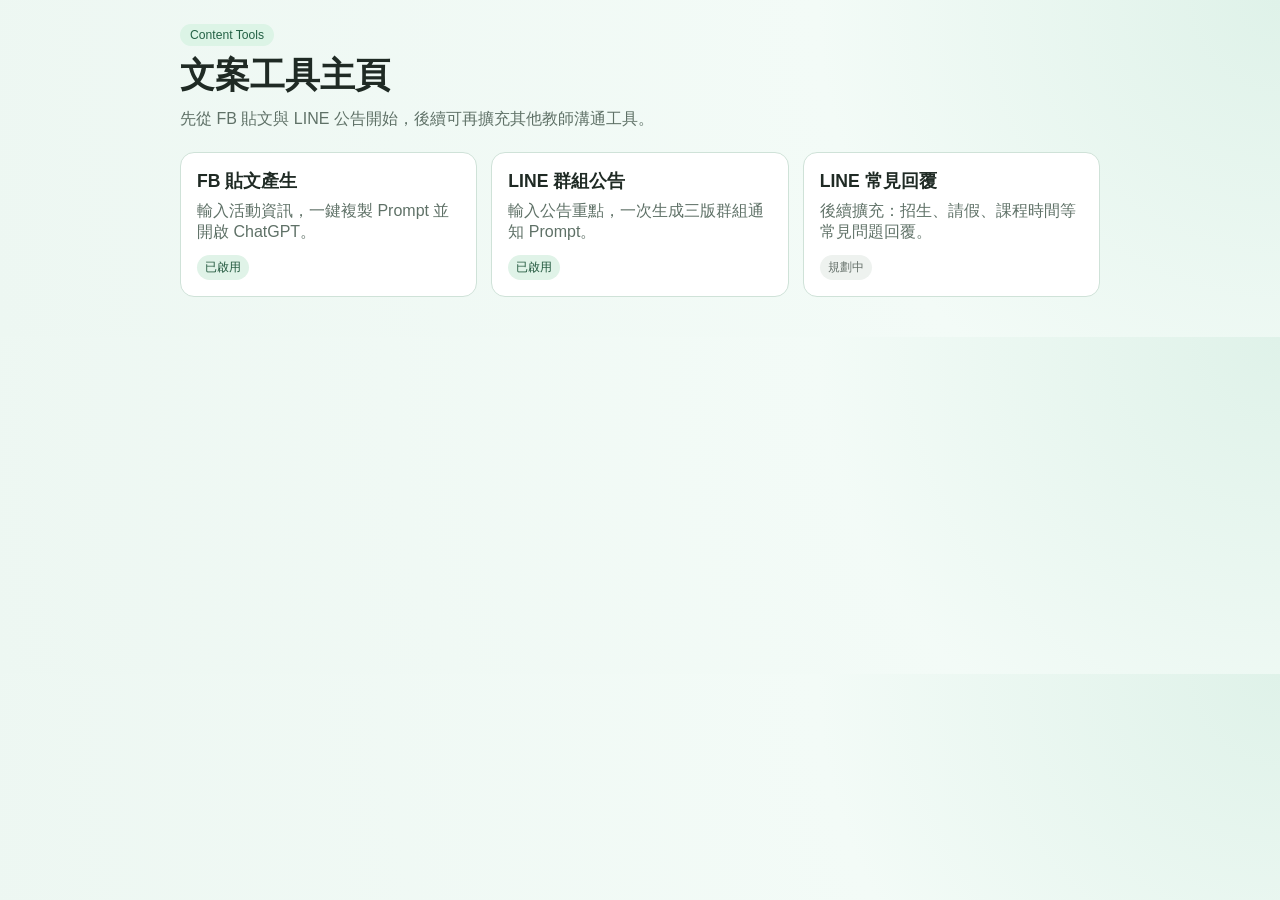
<file: index.html>
<!doctype html>
<html lang="zh-Hant">
<head>
  <meta charset="utf-8">
  <meta name="viewport" content="width=device-width, initial-scale=1">
  <title>文案工具主頁</title>
  <link rel="stylesheet" href="assets/styles.css">
</head>
<body>
  <main class="container">
    <header class="hero">
      <p class="eyebrow">Content Tools</p>
      <h1>文案工具主頁</h1>
      <p class="subtitle">先從 FB 貼文與 LINE 公告開始，後續可再擴充其他教師溝通工具。</p>
    </header>

    <section class="grid">
      <a class="card card-link" href="fb-post.html">
        <h2>FB 貼文產生</h2>
        <p>輸入活動資訊，一鍵複製 Prompt 並開啟 ChatGPT。</p>
        <span class="tag">已啟用</span>
      </a>

      <a class="card card-link" href="line-group-notice.html">
        <h2>LINE 群組公告</h2>
        <p>輸入公告重點，一次生成三版群組通知 Prompt。</p>
        <span class="tag">已啟用</span>
      </a>

      <article class="card">
        <h2>LINE 常見回覆</h2>
        <p>後續擴充：招生、請假、課程時間等常見問題回覆。</p>
        <span class="tag muted">規劃中</span>
      </article>
    </section>
  </main>
</body>
</html>
</file>
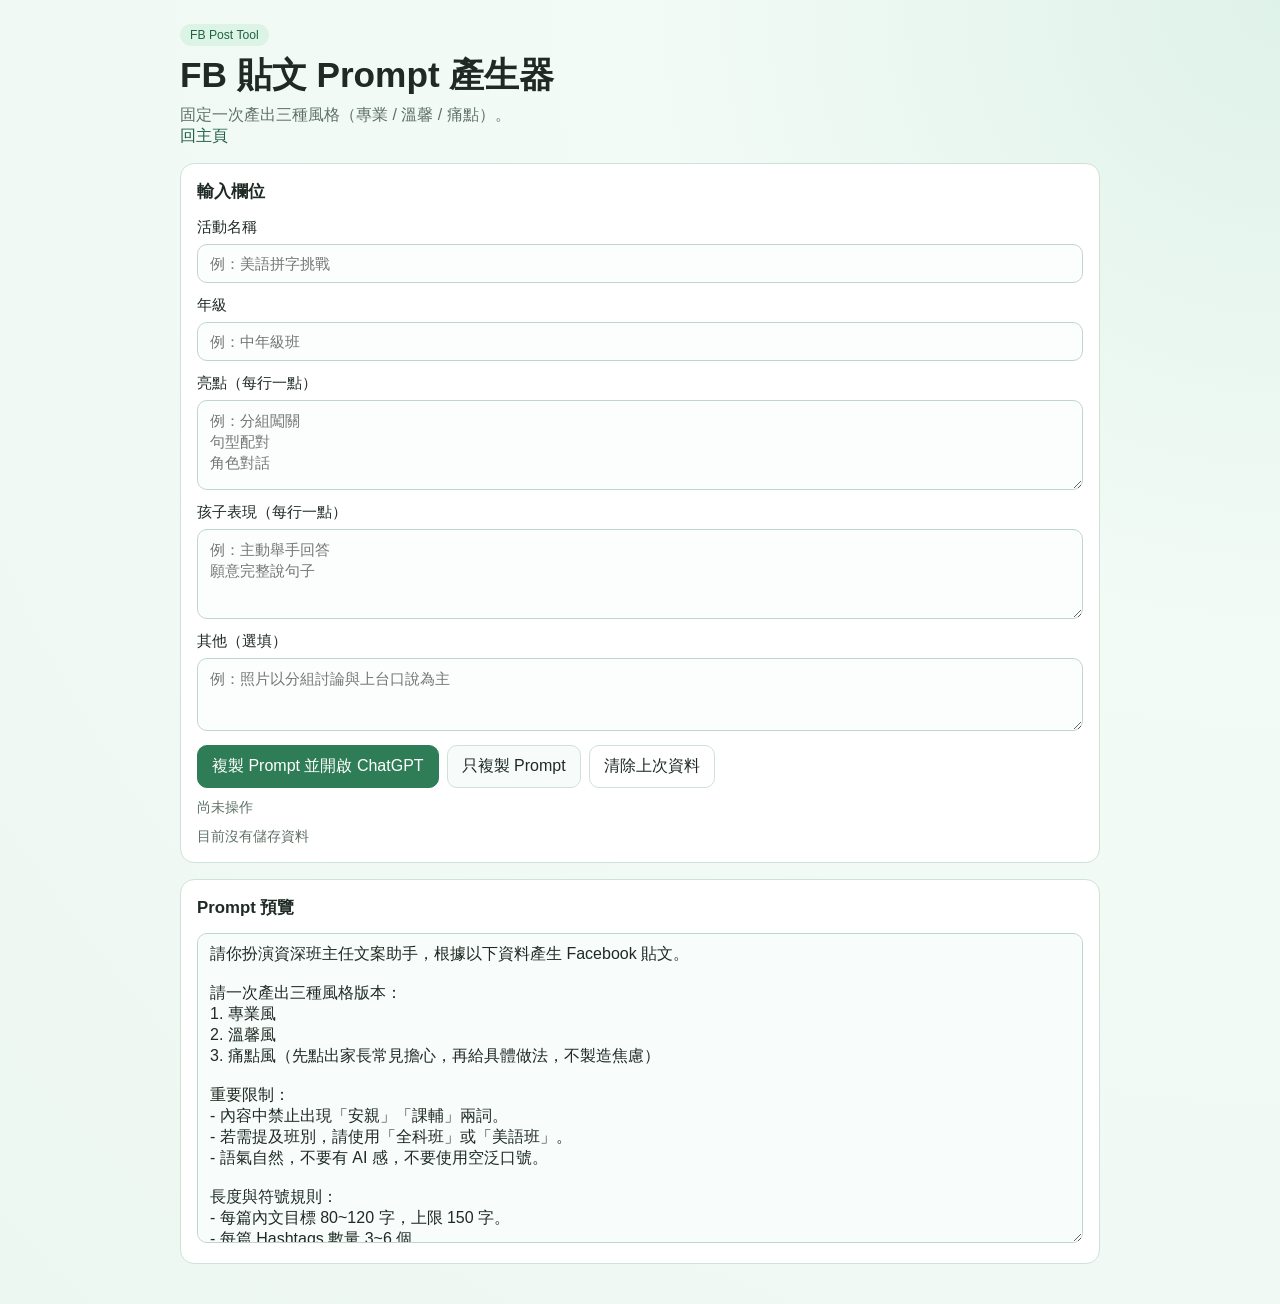
<file: fb-post.html>
<!doctype html>
<html lang="zh-Hant">
<head>
  <meta charset="utf-8">
  <meta name="viewport" content="width=device-width, initial-scale=1">
  <title>FB 貼文 Prompt 產生器</title>
  <link rel="stylesheet" href="assets/styles.css">
</head>
<body>
  <main class="container">
    <header class="hero compact">
      <p class="eyebrow">FB Post Tool</p>
      <h1>FB 貼文 Prompt 產生器</h1>
      <p class="subtitle">固定一次產出三種風格（專業 / 溫馨 / 痛點）。</p>
      <p class="subtitle linkline"><a href="index.html">回主頁</a></p>
    </header>

    <section class="panel">
      <h2>輸入欄位</h2>
      <form id="fb-post-form" class="form-grid">
        <label>
          活動名稱
          <input id="activityName" name="activityName" type="text" placeholder="例：美語拼字挑戰" required>
        </label>

        <label>
          年級
          <input id="grade" name="grade" type="text" placeholder="例：中年級班" required>
        </label>

        <label>
          亮點（每行一點）
          <textarea id="highlights" name="highlights" rows="4" placeholder="例：分組闖關&#10;句型配對&#10;角色對話" required></textarea>
        </label>

        <label>
          孩子表現（每行一點）
          <textarea id="childPerformance" name="childPerformance" rows="4" placeholder="例：主動舉手回答&#10;願意完整說句子" required></textarea>
        </label>

        <label>
          其他（選填）
          <textarea id="otherNotes" name="otherNotes" rows="3" placeholder="例：照片以分組討論與上台口說為主"></textarea>
        </label>
      </form>

      <div class="button-row">
        <button id="runFlowBtn" type="button" class="btn primary">複製 Prompt 並開啟 ChatGPT</button>
        <button id="copyBtn" type="button" class="btn">只複製 Prompt</button>
        <button id="clearSavedBtn" type="button" class="btn ghost">清除上次資料</button>
      </div>

      <p id="status" class="status">尚未操作</p>
      <p id="savedInfo" class="saved-info"></p>
    </section>

    <section class="panel">
      <h2>Prompt 預覽</h2>
      <textarea id="promptPreview" class="preview" rows="16" readonly></textarea>
    </section>
  </main>

  <script src="assets/fb-post.js"></script>
</body>
</html>
</file>
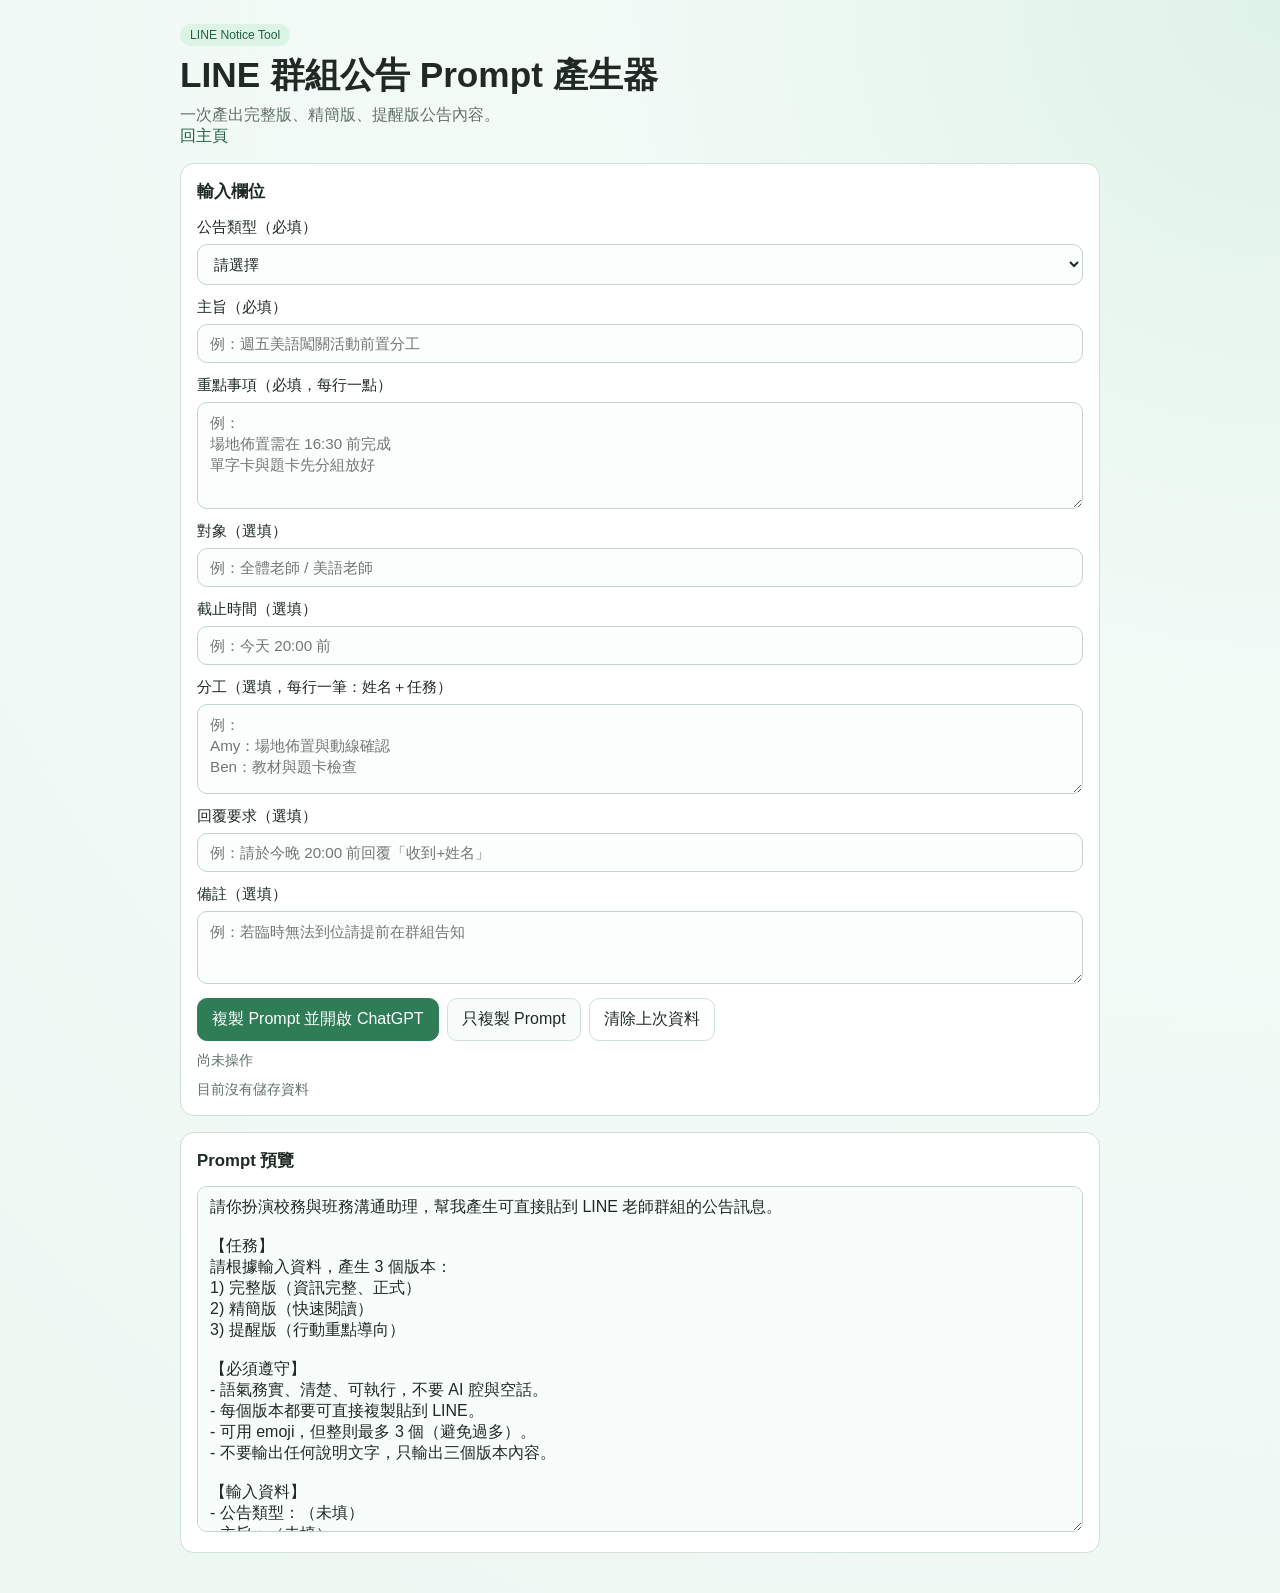
<file: line-group-notice.html>
<!doctype html>
<html lang="zh-Hant">
<head>
  <meta charset="utf-8">
  <meta name="viewport" content="width=device-width, initial-scale=1">
  <title>LINE 群組公告 Prompt 產生器</title>
  <link rel="stylesheet" href="assets/styles.css">
</head>
<body>
  <main class="container">
    <header class="hero compact">
      <p class="eyebrow">LINE Notice Tool</p>
      <h1>LINE 群組公告 Prompt 產生器</h1>
      <p class="subtitle">一次產出完整版、精簡版、提醒版公告內容。</p>
      <p class="subtitle linkline"><a href="index.html">回主頁</a></p>
    </header>

    <section class="panel">
      <h2>輸入欄位</h2>
      <form id="line-notice-form" class="form-grid">
        <label>
          公告類型（必填）
          <select id="noticeType" name="noticeType" required>
            <option value="">請選擇</option>
            <option value="一般公告">一般公告</option>
            <option value="緊急通知">緊急通知</option>
            <option value="任務分工">任務分工</option>
            <option value="活動前提醒">活動前提醒</option>
          </select>
        </label>

        <label>
          主旨（必填）
          <input id="subject" name="subject" type="text" placeholder="例：週五美語闖關活動前置分工" required>
        </label>

        <label>
          重點事項（必填，每行一點）
          <textarea id="keyPoints" name="keyPoints" rows="5" placeholder="例：&#10;場地佈置需在 16:30 前完成&#10;單字卡與題卡先分組放好" required></textarea>
        </label>

        <label>
          對象（選填）
          <input id="audience" name="audience" type="text" placeholder="例：全體老師 / 美語老師">
        </label>

        <label>
          截止時間（選填）
          <input id="deadline" name="deadline" type="text" placeholder="例：今天 20:00 前">
        </label>

        <label>
          分工（選填，每行一筆：姓名＋任務）
          <textarea id="assignments" name="assignments" rows="4" placeholder="例：&#10;Amy：場地佈置與動線確認&#10;Ben：教材與題卡檢查"></textarea>
        </label>

        <label>
          回覆要求（選填）
          <input id="replyRule" name="replyRule" type="text" placeholder="例：請於今晚 20:00 前回覆「收到+姓名」">
        </label>

        <label>
          備註（選填）
          <textarea id="extraNotes" name="extraNotes" rows="3" placeholder="例：若臨時無法到位請提前在群組告知"></textarea>
        </label>
      </form>

      <div class="button-row">
        <button id="runFlowBtn" type="button" class="btn primary">複製 Prompt 並開啟 ChatGPT</button>
        <button id="copyBtn" type="button" class="btn">只複製 Prompt</button>
        <button id="clearSavedBtn" type="button" class="btn ghost">清除上次資料</button>
      </div>

      <p id="status" class="status">尚未操作</p>
      <p id="savedInfo" class="saved-info"></p>
    </section>

    <section class="panel">
      <h2>Prompt 預覽</h2>
      <textarea id="promptPreview" class="preview" rows="18" readonly></textarea>
    </section>
  </main>

  <script src="assets/line-group-notice.js"></script>
</body>
</html>
</file>
<file: assets/styles.css>
:root {
  --bg: #f3fbf7;
  --bg-alt: #edf7f2;
  --text: #1f2a24;
  --muted: #5f7167;
  --border: #cfe2d8;
  --primary: #2f7d57;
  --primary-strong: #236145;
  --card: #ffffff;
}

* {
  box-sizing: border-box;
}

body {
  margin: 0;
  font-family: "Noto Sans TC", "PingFang TC", "Microsoft JhengHei", sans-serif;
  color: var(--text);
  background: radial-gradient(circle at top right, #dff2e9 0%, var(--bg) 35%, var(--bg-alt) 100%);
}

.container {
  width: min(920px, 92vw);
  margin: 0 auto;
  padding: 24px 0 40px;
}

.hero h1 {
  margin: 6px 0 10px;
  font-size: clamp(1.6rem, 3.3vw, 2.2rem);
}

.hero .subtitle {
  margin: 0;
  color: var(--muted);
}

.hero.compact h1 {
  margin-bottom: 6px;
}

.eyebrow {
  display: inline-block;
  margin: 0;
  padding: 4px 10px;
  font-size: 0.76rem;
  border-radius: 999px;
  background: #dcf4e6;
  color: var(--primary-strong);
}

.grid {
  margin-top: 22px;
  display: grid;
  gap: 14px;
  grid-template-columns: repeat(auto-fit, minmax(240px, 1fr));
}

.card {
  padding: 16px;
  background: var(--card);
  border: 1px solid var(--border);
  border-radius: 14px;
}

.card h2 {
  margin: 0 0 8px;
  font-size: 1.1rem;
}

.card p {
  margin: 0 0 12px;
  color: var(--muted);
}

.card-link {
  text-decoration: none;
  color: inherit;
  transition: transform 0.15s ease, box-shadow 0.15s ease;
}

.card-link:hover {
  transform: translateY(-2px);
  box-shadow: 0 10px 22px rgba(44, 88, 66, 0.08);
}

.tag {
  display: inline-block;
  padding: 4px 8px;
  border-radius: 999px;
  font-size: 0.75rem;
  background: #e0f3e8;
  color: #22583e;
}

.tag.muted {
  background: #eef2ef;
  color: #65706a;
}

.panel {
  margin-top: 16px;
  padding: 16px;
  background: var(--card);
  border: 1px solid var(--border);
  border-radius: 14px;
}

.panel h2 {
  margin: 0 0 14px;
  font-size: 1.05rem;
}

.form-grid {
  display: grid;
  gap: 12px;
}

label {
  display: grid;
  gap: 6px;
  font-size: 0.95rem;
}

input,
select,
textarea {
  width: 100%;
  border: 1px solid #bfd6ca;
  border-radius: 10px;
  padding: 10px 12px;
  font: inherit;
  color: var(--text);
  background: #fbfefd;
}

input:focus,
select:focus,
textarea:focus {
  outline: 2px solid #bde3ce;
  border-color: #9ec9b2;
}

.button-row {
  margin-top: 14px;
  display: flex;
  flex-wrap: wrap;
  gap: 8px;
}

.btn {
  appearance: none;
  border: 1px solid var(--border);
  border-radius: 10px;
  padding: 10px 14px;
  cursor: pointer;
  background: #f7fcfa;
  color: var(--text);
  font: inherit;
}

.btn:hover {
  background: #edf9f3;
}

.btn.primary {
  border-color: var(--primary);
  background: var(--primary);
  color: #fff;
}

.btn.primary:hover {
  background: var(--primary-strong);
}

.btn.ghost {
  background: #fff;
}

.status,
.saved-info {
  margin: 10px 0 0;
  font-size: 0.9rem;
  color: var(--muted);
}

.preview {
  min-height: 300px;
  background: #f8fdfb;
}

.linkline a {
  color: var(--primary-strong);
  text-decoration: none;
}

@media (max-width: 640px) {
  .container {
    width: min(960px, 95vw);
    padding-top: 16px;
  }

  .panel {
    padding: 14px;
  }

  .btn {
    width: 100%;
  }
}
</file>
